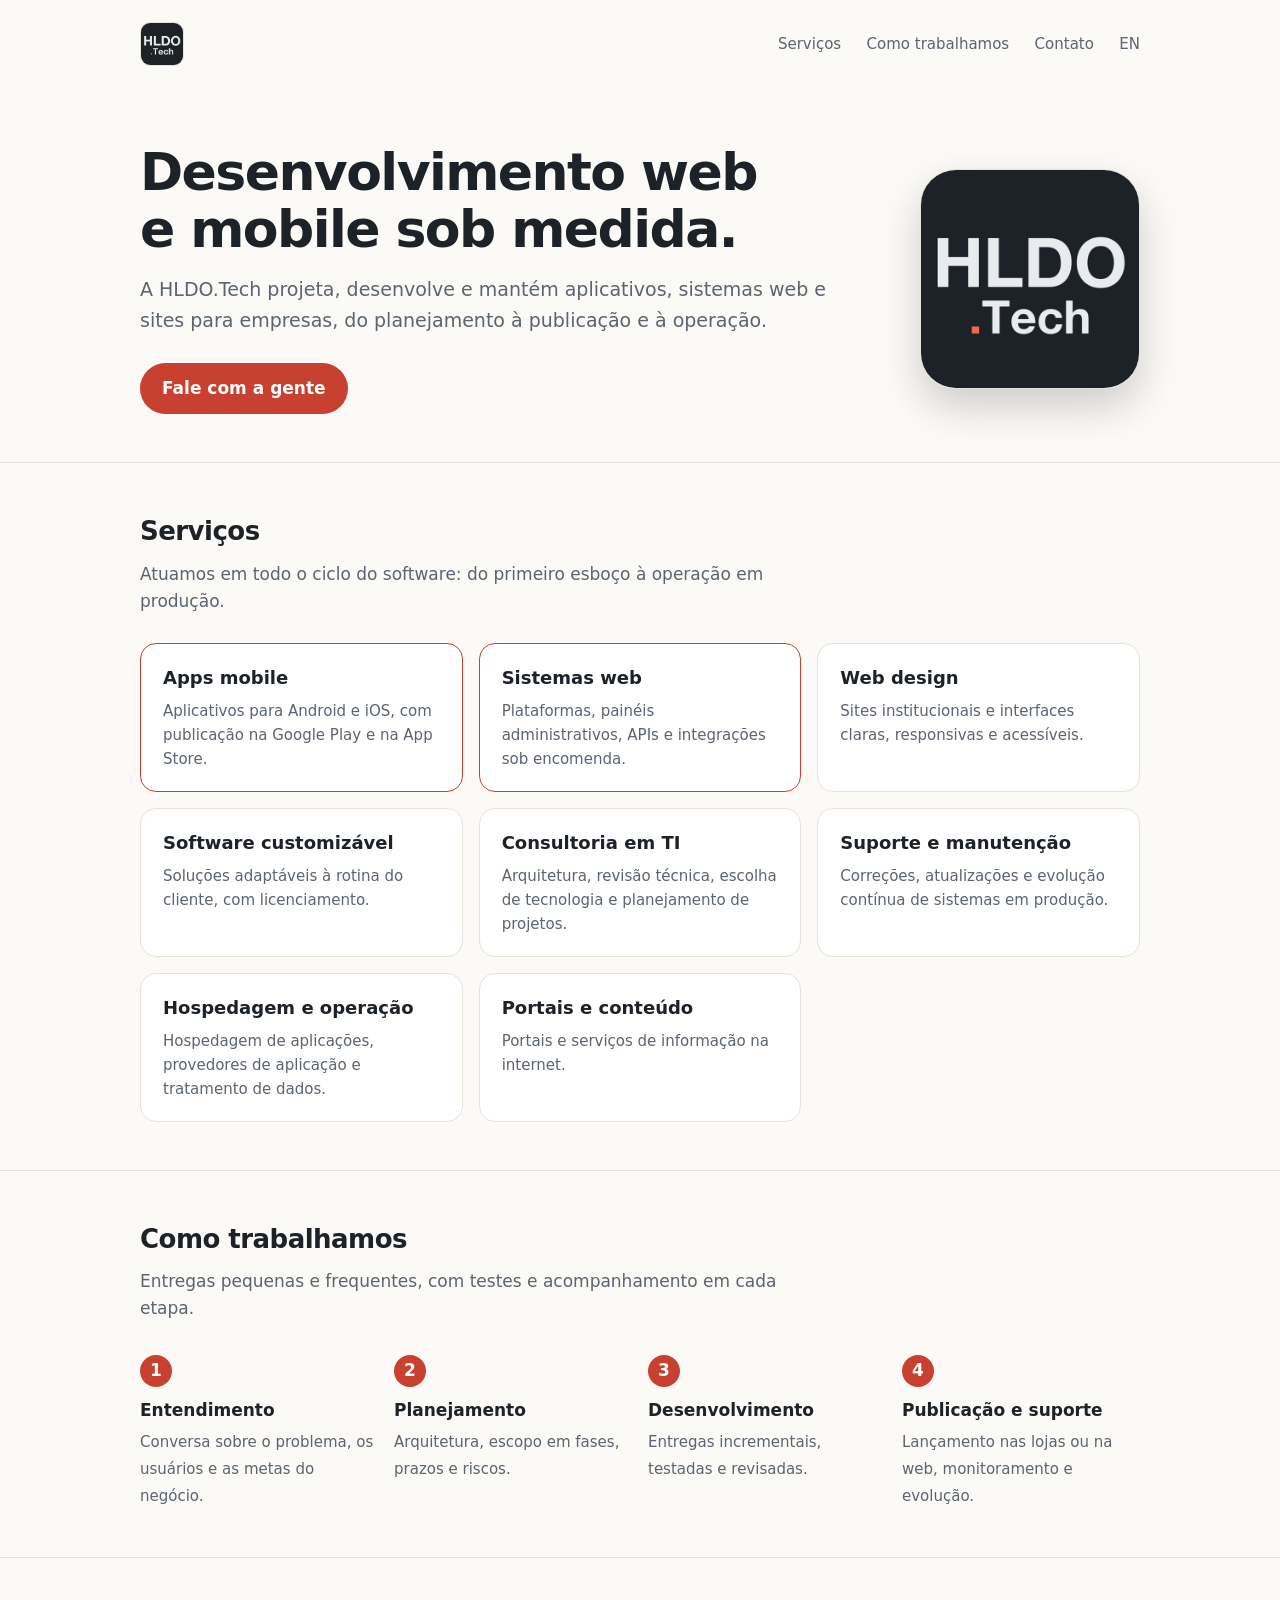
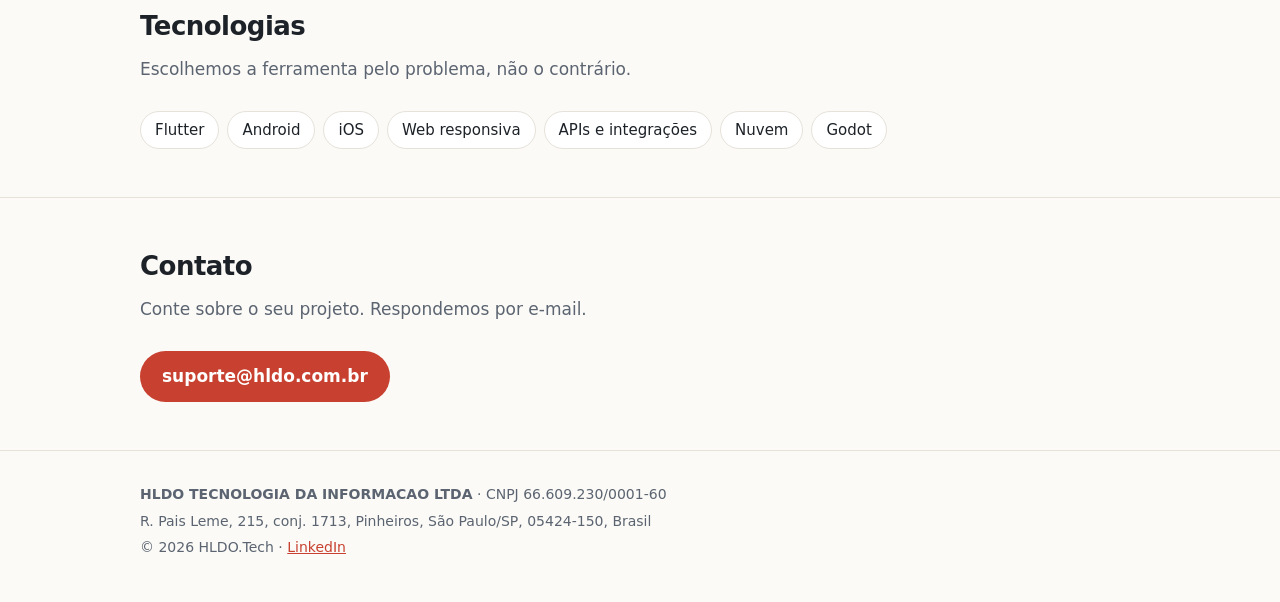
<file: index.html>
<!doctype html>
<html lang="pt-BR">
<head>
  <meta charset="utf-8">
  <meta name="viewport" content="width=device-width, initial-scale=1">
  <title>HLDO.Tech</title>
  <meta name="description" content="HLDO.Tech: desenvolvimento web e mobile sob medida, web design, consultoria em TI, suporte e hospedagem de aplicações.">
  <link rel="icon" href="/assets/favicon.svg" type="image/svg+xml">
  <link rel="apple-touch-icon" href="/assets/apple-touch-icon.png">
  <meta property="og:type" content="website">
  <meta property="og:site_name" content="HLDO.Tech">
  <meta property="og:title" content="HLDO.Tech">
  <meta property="og:description" content="Desenvolvimento web e mobile sob medida: apps Android e iOS, sistemas web e sites, do planejamento à operação.">
  <meta property="og:url" content="https://hldo.com.br/">
  <meta property="og:image" content="https://hldo.com.br/assets/og-image.png">
  <meta property="og:locale" content="pt_BR">
  <meta name="twitter:card" content="summary_large_image">
  <link rel="alternate" hreflang="en" href="https://hldo.com.br/en/">
  <link rel="stylesheet" href="/assets/style.css?v=2">
</head>
<body>
  <header class="top wrap">
    <a class="brand" href="/"><img src="/assets/logo.png" width="44" height="44" alt="HLDO.Tech"></a>
    <nav>
      <a class="wide" href="#servicos">Serviços</a>
      <a class="wide" href="#como-trabalhamos">Como trabalhamos</a>
      <a href="#contato">Contato</a>
      <a href="/en/" lang="en">EN</a>
    </nav>
  </header>

  <main>
    <div class="hero wrap">
      <div class="hero-text">
        <h1>Desenvolvimento web e mobile sob medida.</h1>
        <p>A HLDO.Tech projeta, desenvolve e mantém aplicativos, sistemas web e sites para empresas, do planejamento à publicação e à operação.</p>
        <a class="button" href="#contato">Fale com a gente</a>
      </div>
      <img class="hero-logo" src="/assets/logo.png" width="220" height="220" alt="">
    </div>

    <section id="servicos">
      <div class="wrap">
        <h2>Serviços</h2>
        <p class="lead">Atuamos em todo o ciclo do software: do primeiro esboço à operação em produção.</p>
        <ul class="cards">
          <li class="featured">
            <h3>Apps mobile</h3>
            <p>Aplicativos para Android e iOS, com publicação na Google Play e na App Store.</p>
          </li>
          <li class="featured">
            <h3>Sistemas web</h3>
            <p>Plataformas, painéis administrativos, APIs e integrações sob encomenda.</p>
          </li>
          <li>
            <h3>Web design</h3>
            <p>Sites institucionais e interfaces claras, responsivas e acessíveis.</p>
          </li>
          <li>
            <h3>Software customizável</h3>
            <p>Soluções adaptáveis à rotina do cliente, com licenciamento.</p>
          </li>
          <li>
            <h3>Consultoria em TI</h3>
            <p>Arquitetura, revisão técnica, escolha de tecnologia e planejamento de projetos.</p>
          </li>
          <li>
            <h3>Suporte e manutenção</h3>
            <p>Correções, atualizações e evolução contínua de sistemas em produção.</p>
          </li>
          <li>
            <h3>Hospedagem e operação</h3>
            <p>Hospedagem de aplicações, provedores de aplicação e tratamento de dados.</p>
          </li>
          <li>
            <h3>Portais e conteúdo</h3>
            <p>Portais e serviços de informação na internet.</p>
          </li>
        </ul>
      </div>
    </section>

    <section id="como-trabalhamos">
      <div class="wrap">
        <h2>Como trabalhamos</h2>
        <p class="lead">Entregas pequenas e frequentes, com testes e acompanhamento em cada etapa.</p>
        <ol class="steps">
          <li><strong>Entendimento</strong><span>Conversa sobre o problema, os usuários e as metas do negócio.</span></li>
          <li><strong>Planejamento</strong><span>Arquitetura, escopo em fases, prazos e riscos.</span></li>
          <li><strong>Desenvolvimento</strong><span>Entregas incrementais, testadas e revisadas.</span></li>
          <li><strong>Publicação e suporte</strong><span>Lançamento nas lojas ou na web, monitoramento e evolução.</span></li>
        </ol>
      </div>
    </section>

    <section id="tecnologias">
      <div class="wrap">
        <h2>Tecnologias</h2>
        <p class="lead">Escolhemos a ferramenta pelo problema, não o contrário.</p>
        <ul class="chips">
          <li>Flutter</li>
          <li>Android</li>
          <li>iOS</li>
          <li>Web responsiva</li>
          <li>APIs e integrações</li>
          <li>Nuvem</li>
          <li>Godot</li>
        </ul>
      </div>
    </section>

    <section id="contato">
      <div class="wrap">
        <h2>Contato</h2>
        <p class="lead">Conte sobre o seu projeto. Respondemos por e-mail.</p>
        <a class="button" href="mailto:suporte@hldo.com.br">suporte@hldo.com.br</a>
      </div>
    </section>
  </main>

  <footer>
    <div class="wrap">
      <p><strong>HLDO TECNOLOGIA DA INFORMACAO LTDA</strong> · CNPJ 66.609.230/0001-60</p>
      <p>R. Pais Leme, 215, conj. 1713, Pinheiros, São Paulo/SP, 05424-150, Brasil</p>
      <p>© 2026 HLDO.Tech · <a href="https://www.linkedin.com/company/hldo-tech" rel="noopener">LinkedIn</a></p>
    </div>
  </footer>
</body>
</html>
</file>
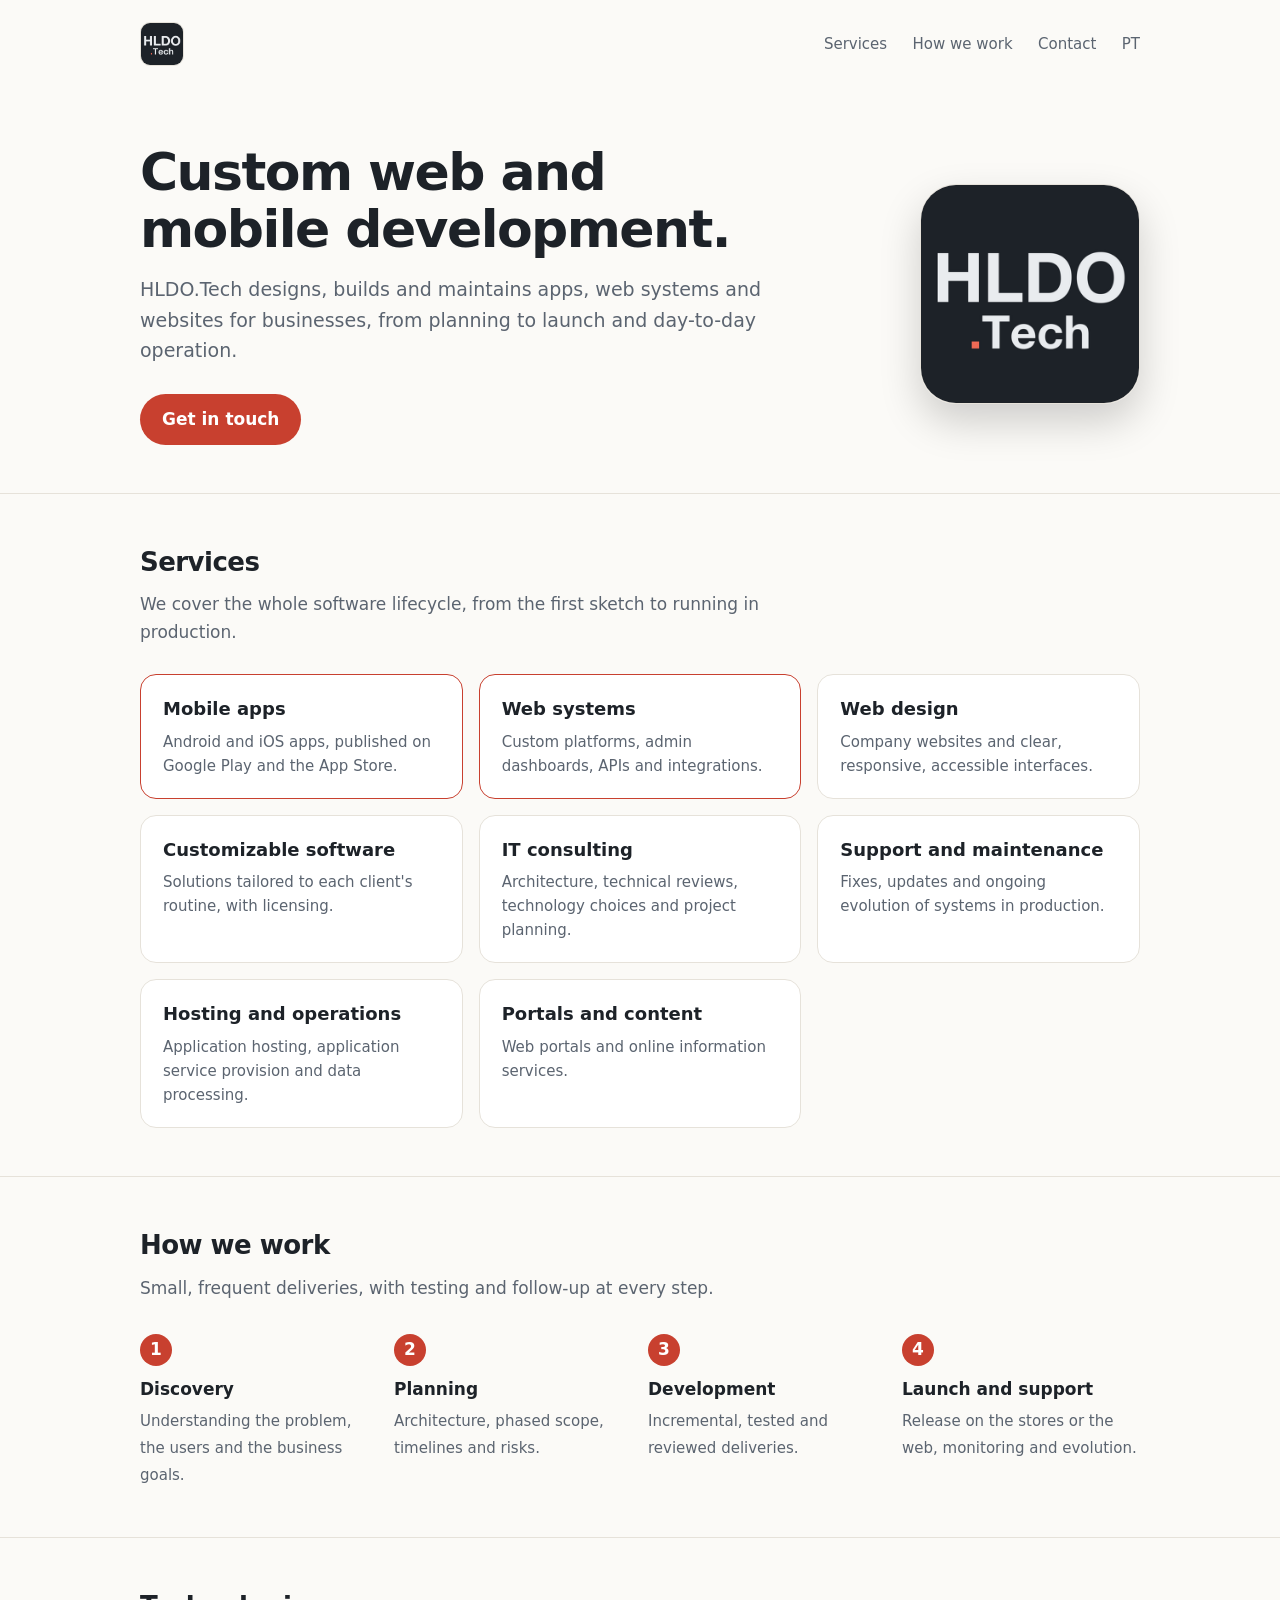
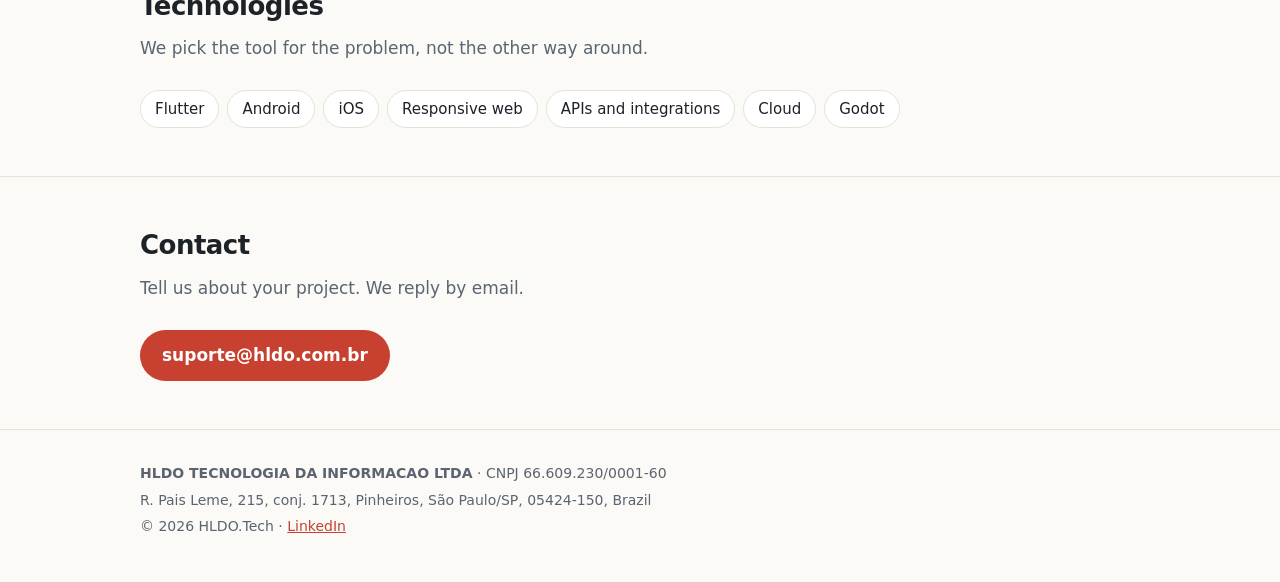
<file: en/index.html>
<!doctype html>
<html lang="en">
<head>
  <meta charset="utf-8">
  <meta name="viewport" content="width=device-width, initial-scale=1">
  <title>HLDO.Tech</title>
  <meta name="description" content="HLDO.Tech: custom web and mobile development, web design, IT consulting, support and application hosting.">
  <link rel="icon" href="/assets/favicon.svg" type="image/svg+xml">
  <link rel="apple-touch-icon" href="/assets/apple-touch-icon.png">
  <meta property="og:type" content="website">
  <meta property="og:site_name" content="HLDO.Tech">
  <meta property="og:title" content="HLDO.Tech">
  <meta property="og:description" content="Custom web and mobile development: Android and iOS apps, web systems and websites, from planning to operation.">
  <meta property="og:url" content="https://hldo.com.br/en/">
  <meta property="og:image" content="https://hldo.com.br/assets/og-image.png">
  <meta property="og:locale" content="en_US">
  <meta name="twitter:card" content="summary_large_image">
  <link rel="alternate" hreflang="pt-BR" href="https://hldo.com.br/">
  <link rel="stylesheet" href="/assets/style.css?v=2">
</head>
<body>
  <header class="top wrap">
    <a class="brand" href="/en/"><img src="/assets/logo.png" width="44" height="44" alt="HLDO.Tech"></a>
    <nav>
      <a class="wide" href="#services">Services</a>
      <a class="wide" href="#how-we-work">How we work</a>
      <a href="#contact">Contact</a>
      <a href="/" lang="pt-BR">PT</a>
    </nav>
  </header>

  <main>
    <div class="hero wrap">
      <div class="hero-text">
        <h1>Custom web and mobile development.</h1>
        <p>HLDO.Tech designs, builds and maintains apps, web systems and websites for businesses, from planning to launch and day-to-day operation.</p>
        <a class="button" href="#contact">Get in touch</a>
      </div>
      <img class="hero-logo" src="/assets/logo.png" width="220" height="220" alt="">
    </div>

    <section id="services">
      <div class="wrap">
        <h2>Services</h2>
        <p class="lead">We cover the whole software lifecycle, from the first sketch to running in production.</p>
        <ul class="cards">
          <li class="featured">
            <h3>Mobile apps</h3>
            <p>Android and iOS apps, published on Google Play and the App Store.</p>
          </li>
          <li class="featured">
            <h3>Web systems</h3>
            <p>Custom platforms, admin dashboards, APIs and integrations.</p>
          </li>
          <li>
            <h3>Web design</h3>
            <p>Company websites and clear, responsive, accessible interfaces.</p>
          </li>
          <li>
            <h3>Customizable software</h3>
            <p>Solutions tailored to each client's routine, with licensing.</p>
          </li>
          <li>
            <h3>IT consulting</h3>
            <p>Architecture, technical reviews, technology choices and project planning.</p>
          </li>
          <li>
            <h3>Support and maintenance</h3>
            <p>Fixes, updates and ongoing evolution of systems in production.</p>
          </li>
          <li>
            <h3>Hosting and operations</h3>
            <p>Application hosting, application service provision and data processing.</p>
          </li>
          <li>
            <h3>Portals and content</h3>
            <p>Web portals and online information services.</p>
          </li>
        </ul>
      </div>
    </section>

    <section id="how-we-work">
      <div class="wrap">
        <h2>How we work</h2>
        <p class="lead">Small, frequent deliveries, with testing and follow-up at every step.</p>
        <ol class="steps">
          <li><strong>Discovery</strong><span>Understanding the problem, the users and the business goals.</span></li>
          <li><strong>Planning</strong><span>Architecture, phased scope, timelines and risks.</span></li>
          <li><strong>Development</strong><span>Incremental, tested and reviewed deliveries.</span></li>
          <li><strong>Launch and support</strong><span>Release on the stores or the web, monitoring and evolution.</span></li>
        </ol>
      </div>
    </section>

    <section id="technologies">
      <div class="wrap">
        <h2>Technologies</h2>
        <p class="lead">We pick the tool for the problem, not the other way around.</p>
        <ul class="chips">
          <li>Flutter</li>
          <li>Android</li>
          <li>iOS</li>
          <li>Responsive web</li>
          <li>APIs and integrations</li>
          <li>Cloud</li>
          <li>Godot</li>
        </ul>
      </div>
    </section>

    <section id="contact">
      <div class="wrap">
        <h2>Contact</h2>
        <p class="lead">Tell us about your project. We reply by email.</p>
        <a class="button" href="mailto:suporte@hldo.com.br">suporte@hldo.com.br</a>
      </div>
    </section>
  </main>

  <footer>
    <div class="wrap">
      <p><strong>HLDO TECNOLOGIA DA INFORMACAO LTDA</strong> · CNPJ 66.609.230/0001-60</p>
      <p>R. Pais Leme, 215, conj. 1713, Pinheiros, São Paulo/SP, 05424-150, Brazil</p>
      <p>© 2026 HLDO.Tech · <a href="https://www.linkedin.com/company/hldo-tech" rel="noopener">LinkedIn</a></p>
    </div>
  </footer>
</body>
</html>
</file>
<file: assets/style.css>
:root {
  --bg: #fbfaf7;
  --surface: #ffffff;
  --text: #1d2228;
  --muted: #5b6470;
  --line: #e6e2da;
  --accent: #c8402f;
  --accent-ink: #ffffff;
  --radius: 16px;
  color-scheme: light dark;
}

@media (prefers-color-scheme: dark) {
  :root {
    --bg: #12161b;
    --surface: #1a2027;
    --text: #e9ecef;
    --muted: #a3acb6;
    --line: #2a323c;
    --accent: #ef6a55;
    --accent-ink: #12161b;
  }
}

* { box-sizing: border-box; }

body {
  margin: 0;
  background: var(--bg);
  color: var(--text);
  font: 17px/1.6 "Inter", system-ui, -apple-system, "Segoe UI", Roboto, sans-serif;
}

a { color: var(--accent); }

.wrap { max-width: 1040px; margin: 0 auto; padding: 0 20px; }

header.top {
  display: flex;
  align-items: center;
  justify-content: space-between;
  padding-block: 22px;
}

.brand { display: block; line-height: 0; }
.brand img { display: block; width: 44px; height: 44px; border-radius: 10px; border: 1px solid var(--line); }

nav a { color: var(--muted); text-decoration: none; margin-left: 20px; font-size: 15px; }
nav a:hover { color: var(--text); }

.hero { padding-block: 56px 48px; display: grid; grid-template-columns: 1fr auto; align-items: center; gap: 40px; }
.hero-logo { width: 220px; height: 220px; border-radius: 36px; border: 1px solid var(--line); box-shadow: 0 18px 40px rgba(0, 0, 0, 0.18); }
.hero h1 { font-size: clamp(32px, 5vw, 52px); line-height: 1.1; letter-spacing: -0.03em; margin: 0 0 16px; max-width: 18ch; }
.hero p { font-size: 19px; color: var(--muted); max-width: 58ch; margin: 0 0 28px; }

.button {
  display: inline-block;
  background: var(--accent);
  color: var(--accent-ink);
  font-weight: 700;
  text-decoration: none;
  padding: 12px 22px;
  border-radius: 999px;
}

section { padding: 48px 0; border-top: 1px solid var(--line); }
section h2 { font-size: 26px; letter-spacing: -0.02em; margin: 0 0 8px; }
section > .wrap > p.lead { color: var(--muted); margin: 0 0 28px; max-width: 62ch; }

.cards { display: grid; grid-template-columns: repeat(auto-fit, minmax(240px, 1fr)); gap: 16px; margin: 0; padding: 0; list-style: none; }
.cards li { background: var(--surface); border: 1px solid var(--line); border-radius: var(--radius); padding: 20px 22px; }
.cards h3 { margin: 0 0 6px; font-size: 18px; }
.cards p { margin: 0; color: var(--muted); font-size: 15px; }
.cards .featured { border-color: var(--accent); }

.steps { counter-reset: step; display: grid; grid-template-columns: repeat(auto-fit, minmax(200px, 1fr)); gap: 16px; margin: 0; padding: 0; list-style: none; }
.steps li { counter-increment: step; padding-top: 4px; }
.steps li::before {
  content: counter(step);
  display: grid;
  place-items: center;
  width: 32px;
  height: 32px;
  border-radius: 50%;
  background: var(--accent);
  color: var(--accent-ink);
  font-weight: 800;
  margin-bottom: 10px;
}
.steps strong { display: block; margin-bottom: 4px; }
.steps span { color: var(--muted); font-size: 15px; }

.chips { display: flex; flex-wrap: wrap; gap: 8px; margin: 0; padding: 0; list-style: none; }
.chips li { border: 1px solid var(--line); background: var(--surface); border-radius: 999px; padding: 6px 14px; font-size: 15px; }

footer { border-top: 1px solid var(--line); padding: 28px 0 40px; color: var(--muted); font-size: 14px; }
footer p { margin: 4px 0; }

@media (max-width: 760px) {
  .hero { display: block; }
  .hero-logo { display: none; }
}

@media (max-width: 560px) {
  nav a { margin-left: 16px; }
  nav a.wide { display: none; }
  .hero { padding-block-start: 32px; }
}
</file>
